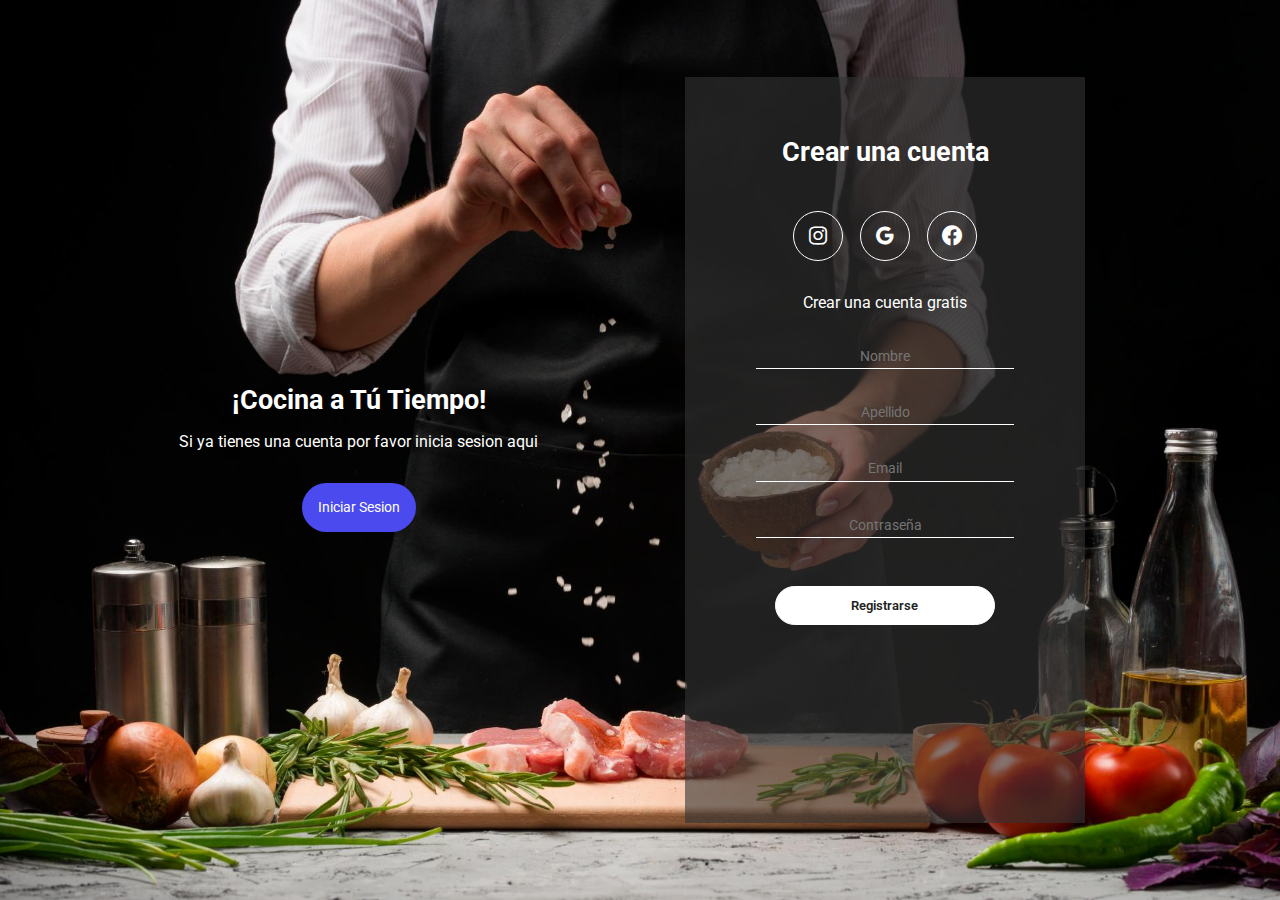
<file: login.html>
<!DOCTYPE html>
<html lang="es">

<head>
    <meta charset="UTF-8">
    <meta http-equiv="X-UA-Compatible" content="IE=edge">
    <meta name="viewport" content="width=device-width, initial-scale=1.0">
    <title>Login</title>

    <!-- imagenes para la ventana de google con favicon-->
    <link rel="apple-touch-icon" sizes="180x180" href="img/apple-touch-icon.png">
    <link rel="icon" type="image/png" sizes="32x32" href="img/favicon-32x32.png">
    <link rel="icon" type="image/png" sizes="16x16" href="img/favicon-16x16.png">
    <link rel="manifest" href="/site.webmanifest">

    <!--link-->
    <link href="https://fonts.googleapis.com/css2?family=Roboto:wght@400;700&display=swap" rel="stylesheet">
    <link href="https://unpkg.com/boxicons@2.1.1/css/boxicons.min.css" rel="stylesheet">
    <link rel="stylesheet" href="/css/login.css">
    <link rel="preconnect" href="https://fonts.googleapis.com">
    <link rel="preconnect" href="https://fonts.gstatic.com" crossorigin>


</head>

<body>
    <div class="container-form sign-up">
        <div class="welcome-back">
            <div class="message">
                <h2>¡Cocina a Tú Tiempo!</h2>
                <p>Si ya tienes una cuenta por favor inicia sesion aqui</p>
                <button class="sign-up-btn">Iniciar Sesion</button>
            </div>
        </div>
        <form class="formulario">
            <h2 class="create-account">Crear una cuenta</h2>
            <div class="iconos">
                <div class="border-icon">
                    <i class="bx bxl-instagram"></i>
                </div>
                <div class="border-icon">
                    <i class="bx bxl-google"></i>
                </div>
                <div class="border-icon">
                    <i class="bx bxl-facebook-circle"></i>
                </div>
            </div>
            <p class="cuenta-gratis">Crear una cuenta gratis</p>
            <input type="text" placeholder="Nombre">
            <input type="text" placeholder="Apellido">
            <input type="email" placeholder="Email">
            <input type="password" placeholder="Contraseña">
            <input type="button" value="Registrarse">
        </form>
    </div>
    <div class="container-form sign-in">
        <form class="formulario">
            <h2 class="create-account">Iniciar Sesion</h2>
            <div class="iconos">
                <div class="border-icon">
                    <i class="bx bxl-instagram"></i>
                </div>
                <div class="border-icon">
                    <i class="bx bxl-google"></i>
                </div>
                <div class="border-icon">
                    <i class="bx bxl-facebook-circle"></i>
                </div>
            </div>
            <p class="cuenta-gratis">¿Aun no tienes una cuenta?</p>
            <input type="email" placeholder="Email">
            <input type="password" placeholder="Contraseña">
            <input type="button" value="Iniciar Sesion">
        </form>
        <div class="welcome-back">
            <div class="message">
                <h2> ¡Cocina a Tú Tiempo!</h2>
                <p>Si aun no tienes una cuenta por favor registrese aqui</p>
                <button class="sign-in-btn">Registrarse</button>
            </div>
        </div>
    </div>
    <script src="/js/login.js"></script>
</body>

</html>
</file>
<file: css/login.css>
* {
  margin: 0;
  padding: 0;
  box-sizing: border-box;
  font-family: "Roboto", sans-serif;
}

body {
  height: 100vh;
  flex-wrap: wrap;
  display: flex;
  align-items: center;
  justify-content: center;
  background-image: url(../img/Fondo-loginn.jpg);
  background-position: center;
  background-repeat: no-repeat;
  background-size: cover;
  color: #fff;
}

.container-form {
  width: 90%;
  height: 90vh;
  display: flex;
  justify-content: space-evenly;
  transition: all 0.5s ease-out;
}

.welcome-back {
  display: flex;
  align-items: center;
  text-align: center;
}

.message {
  padding: 1rem;
}

.message h2 {
  font-size: 1.7rem;
  padding: 1rem 0;
}

.message button {
  padding: 1rem;
  font-weight: 400;
  background-color: #4a4aee;
  border-radius: 2rem;
  border: none;
  outline: none;
  cursor: pointer;
  font-size: 0.9rem;
  margin-top: 2rem;
  transition: all 0.3s ease-in;
  color: #fff;
}

.message button:hover {
  background-color: #6464f8;
}

.formulario {
  width: 400px;
  padding: 1rem;
  margin: 2rem;
  background-color: rgb(51, 51, 51, 0.602);
  text-align: center;
}

.create-account {
  padding: 2.7rem 0;
  font-size: 1.7rem;
}

.iconos {
  width: 200px;
  display: flex;
  justify-content: space-around;
  margin: auto;
}

.border-icon {
  height: 20px;
  width: 20px;
  display: flex;
  align-items: center;
  justify-content: center;
  padding: 1.5rem;
  border: solid thin white;
  border-radius: 50%;
  font-size: 1.5rem;
  transition: all 0.3s ease-in;
}

.border-icon:hover {
  background-color: #4a4aee;
  cursor: pointer;
}

.cuenta-gratis {
  padding: 2rem 0;
}

.formulario input {
  width: 70%;
  display: block;
  margin: auto;
  margin-bottom: 2rem;
  background-color: transparent;
  border: none;
  border-bottom: white thin solid;
  text-align: center;
  outline: none;
  padding: 0.2rem 0;
  font-size: 0.9rem;
  color: white;
}

.formulario input[type="button"] {
  width: 60%;
  margin: auto;
  border: solid thin white;
  padding: 0.7rem;
  border-radius: 2rem;
  background-color: white;
  font-weight: 600;
  margin-top: 3rem;
  font-size: 0.8rem;
  cursor: pointer;
  color: #222;
}

.sign-in {
  position: absolute;
  opacity: 0;
  visibility: hidden;
}

.sign-in.active {
  opacity: 1;
  visibility: visible;
}

.sign-up.active {
  opacity: 0;
  visibility: hidden;
}
</file>
